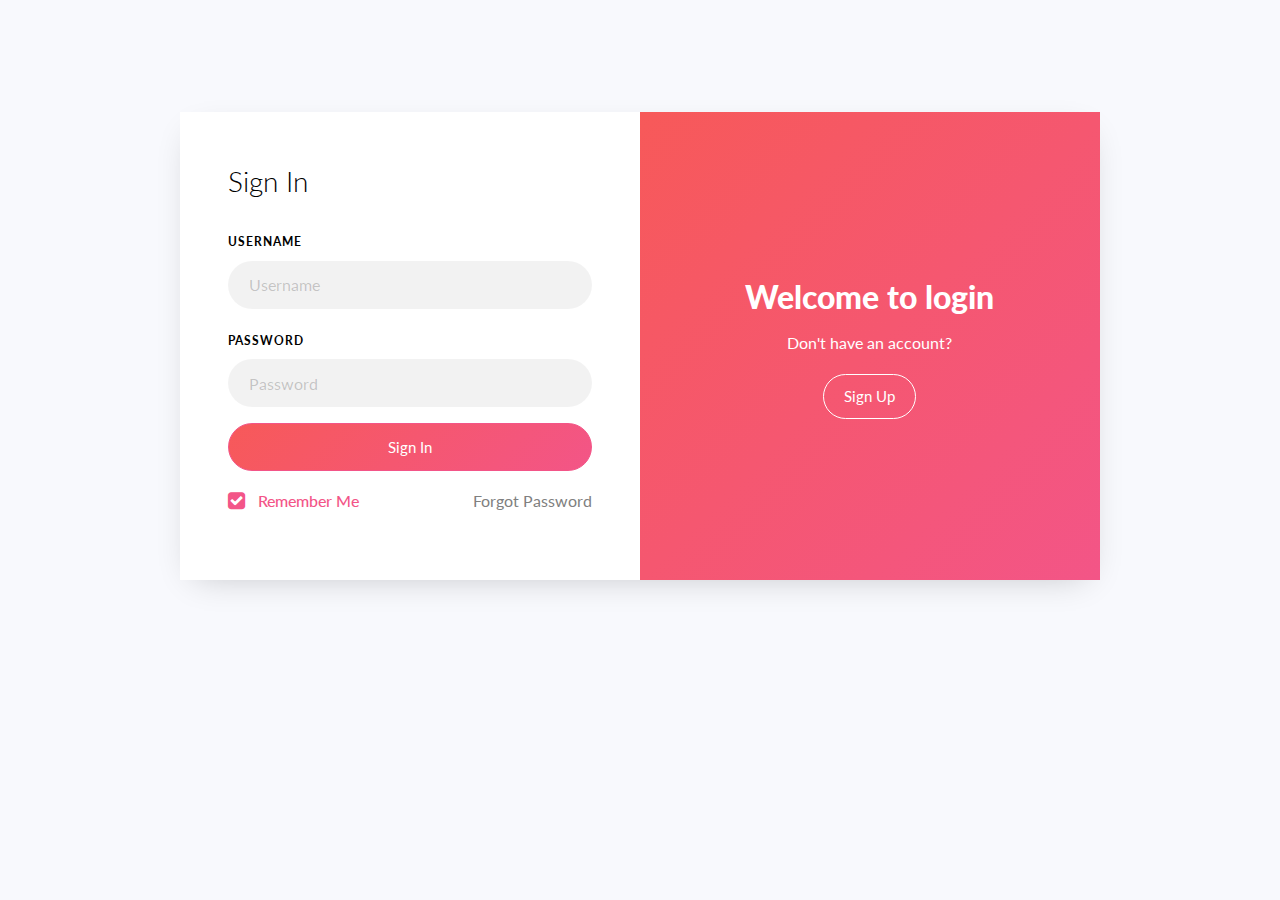
<file: Login 2/index.html>
<!doctype html>
<html lang="en">
  <head>
  	<title>Login</title>
    <meta charset="utf-8">
    <meta name="viewport" content="width=device-width, initial-scale=1, shrink-to-fit=no">

	<link href="https://fonts.googleapis.com/css?family=Lato:300,400,700,900&display=swap" rel="stylesheet">

	<link rel="stylesheet" href="https://stackpath.bootstrapcdn.com/font-awesome/4.7.0/css/font-awesome.min.css">
	
	<link rel="stylesheet" href="css/style.css">

	</head>
	<body>
	<section class="ftco-section">
		<div class="container">
	
			<div class="row justify-content-center">
				<div class="col-md-12 col-lg-10">
					<div class="wrap d-md-flex">
						<div class="text-wrap p-4 p-lg-5 text-center d-flex align-items-center order-md-last">
							<div class="text w-100">
								<h2>Welcome to login</h2>
								<p>Don't have an account?</p>
								<a href="#" class="btn btn-white btn-outline-white">Sign Up</a>
							</div>
			      </div>
						<div class="login-wrap p-4 p-lg-5">
			      	<div class="d-flex">
			      		<div class="w-100">
			      			<h3 class="mb-4">Sign In</h3>
			      		</div>
			      	</div>
							<form action="#" class="signin-form">
			      		<div class="form-group mb-3">
			      			<label class="label" for="name">Username</label>
			      			<input type="text" class="form-control" placeholder="Username" required>
			      		</div>
		            <div class="form-group mb-3">
		            	<label class="label" for="password">Password</label>
		              <input type="password" class="form-control" placeholder="Password" required>
		            </div>
		            <div class="form-group">
		            	<button type="submit" class="form-control btn btn-primary submit px-3">Sign In</button>
		            </div>
		            <div class="form-group d-md-flex">
		            	<div class="w-50 text-left">
			            	<label class="checkbox-wrap checkbox-primary mb-0">Remember Me
									  <input type="checkbox" checked>
									  <span class="checkmark"></span>
										</label>
									</div>
									<div class="w-50 text-md-right">
										<a href="#">Forgot Password</a>
									</div>
		            </div>
		          </form>
		        </div>
		      </div>
				</div>
			</div>
		</div>
	</section>

	<script src="js/jquery.min.js"></script>
  <script src="js/popper.js"></script>
  <script src="js/bootstrap.min.js"></script>
  <script src="js/main.js"></script>

	</body>
</html>
</file>
